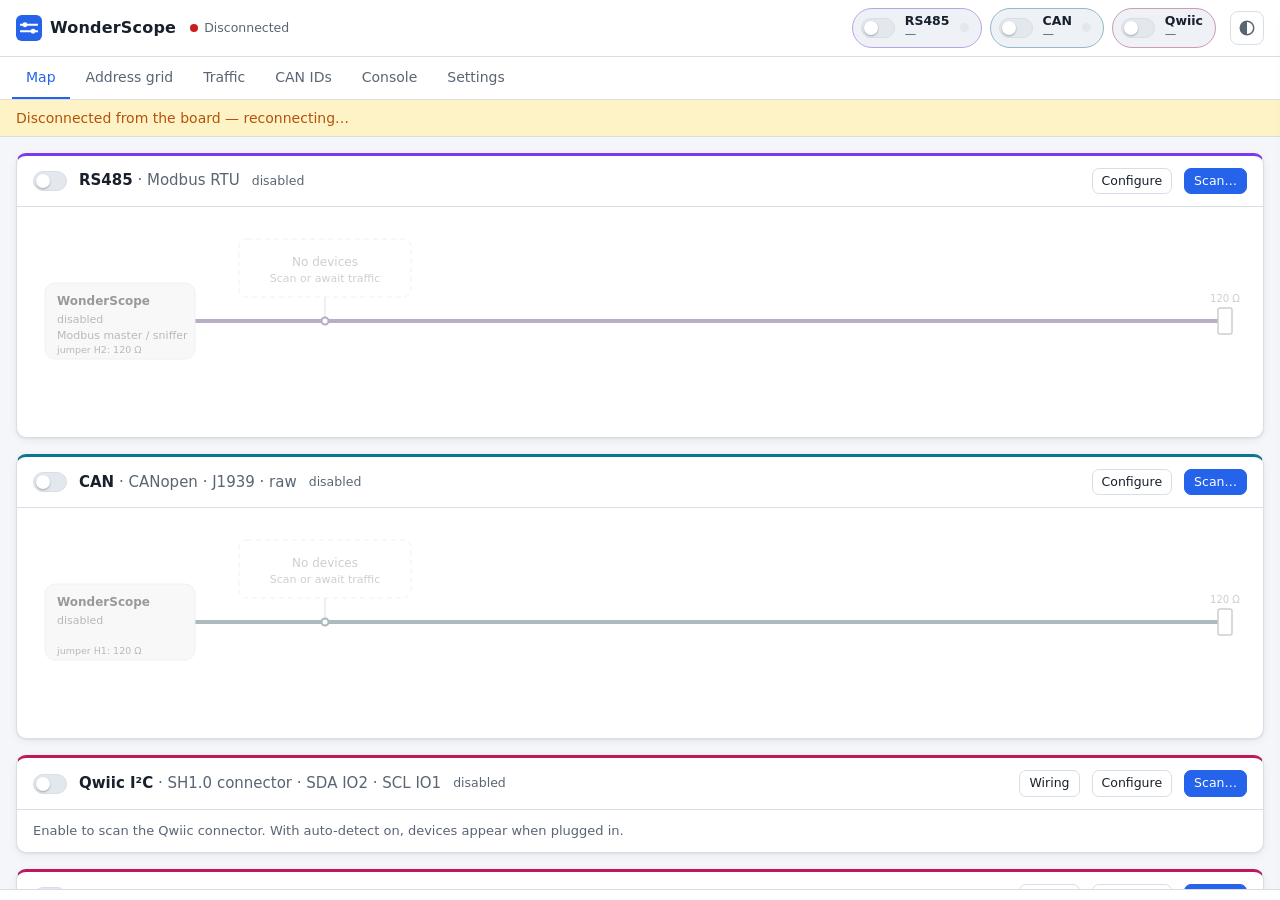
<file: web/index.html>
<!doctype html>
<html lang="en">
<head>
<meta charset="utf-8">
<meta name="viewport" content="width=device-width, initial-scale=1">
<meta name="color-scheme" content="light dark">
<title>WonderScope</title>
<link rel="icon" href="data:image/svg+xml,%3Csvg xmlns='http://www.w3.org/2000/svg' viewBox='0 0 32 32'%3E%3Crect width='32' height='32' rx='7' fill='%232563eb'/%3E%3Cpath d='M5 12h22M5 20h22' stroke='white' stroke-width='2.5'/%3E%3Ccircle cx='11' cy='12' r='3' fill='white'/%3E%3Ccircle cx='21' cy='20' r='3' fill='white'/%3E%3C/svg%3E">
<link rel="stylesheet" href="style.css">
<script>
  // Apply the saved theme before first paint to avoid a flash.
  try { var t = localStorage.getItem('bs.theme'); if (t === 'light' || t === 'dark') document.documentElement.dataset.theme = t; } catch (e) {}
</script>
</head>
<body>
<header class="topbar">
  <div class="brand">
    <svg viewBox="0 0 32 32" aria-hidden="true"><rect width="32" height="32" rx="7" class="brand-bg"/><path d="M5 12h22M5 20h22" stroke="#fff" stroke-width="2.5"/><circle cx="11" cy="12" r="3" fill="#fff"/><circle cx="21" cy="20" r="3" fill="#fff"/></svg>
    <span>WonderScope</span>
  </div>
  <div class="conn" id="conn" title="Connection to the board"><span class="dot"></span><span id="connText">Connecting…</span></div>
  <div class="bus-pills">
    <div class="pill" data-bus="rs485" id="pill-rs485">
      <label class="switch" title="Enable / disable RS485"><input type="checkbox" aria-label="Enable RS485" data-act="toggle-bus" data-bus="rs485"><span></span></label>
      <div class="pill-text"><b>RS485</b><small id="pill-rs485-sub">—</small></div>
      <span class="led" id="led-rs485"></span>
    </div>
    <div class="pill" data-bus="can" id="pill-can">
      <label class="switch" title="Enable / disable CAN"><input type="checkbox" aria-label="Enable CAN" data-act="toggle-bus" data-bus="can"><span></span></label>
      <div class="pill-text"><b>CAN</b><small id="pill-can-sub">—</small></div>
      <span class="led" id="led-can"></span>
    </div>
    <div class="pill" data-bus="qwiic" id="pill-qwiic">
      <label class="switch" title="Enable / disable Qwiic I²C"><input type="checkbox" aria-label="Enable Qwiic I²C" data-act="toggle-bus" data-bus="qwiic"><span></span></label>
      <div class="pill-text"><b>Qwiic</b><small id="pill-qwiic-sub">—</small></div>
    </div>
  </div>
  <button class="icon-btn" id="themeBtn" title="Theme: auto" aria-label="Toggle theme">
    <svg viewBox="0 0 24 24" aria-hidden="true"><path d="M12 3a9 9 0 1 0 0 18V3z" fill="currentColor"/><circle cx="12" cy="12" r="9" fill="none" stroke="currentColor" stroke-width="2"/></svg>
  </button>
</header>

<nav class="tabs" role="tablist">
  <button role="tab" data-view="map" class="active">Map</button>
  <button role="tab" data-view="grid">Address grid</button>
  <button role="tab" data-view="traffic">Traffic</button>
  <button role="tab" data-view="ids">CAN IDs</button>
  <button role="tab" data-view="console">Console</button>
  <button role="tab" data-view="settings">Settings</button>
</nav>

<div class="banner" id="offline" hidden>Disconnected from the board — reconnecting…</div>

<main id="main">
  <section class="view active" id="view-map"></section>
  <section class="view" id="view-grid"></section>
  <section class="view" id="view-traffic"></section>
  <section class="view" id="view-ids"></section>
  <section class="view" id="view-console"></section>
  <section class="view" id="view-settings"></section>
</main>

<aside class="drawer" id="drawer" aria-hidden="true">
  <div class="drawer-inner" id="drawerInner"></div>
</aside>
<div class="scrim" id="scrim"></div>

<footer class="statusbar" id="statusbar"></footer>

<div class="toasts" id="toasts" aria-live="polite"></div>
<dialog id="modal"><form method="dialog" id="modalForm"></form></dialog>

<script src="app.js"></script>
</body>
</html>
</file>
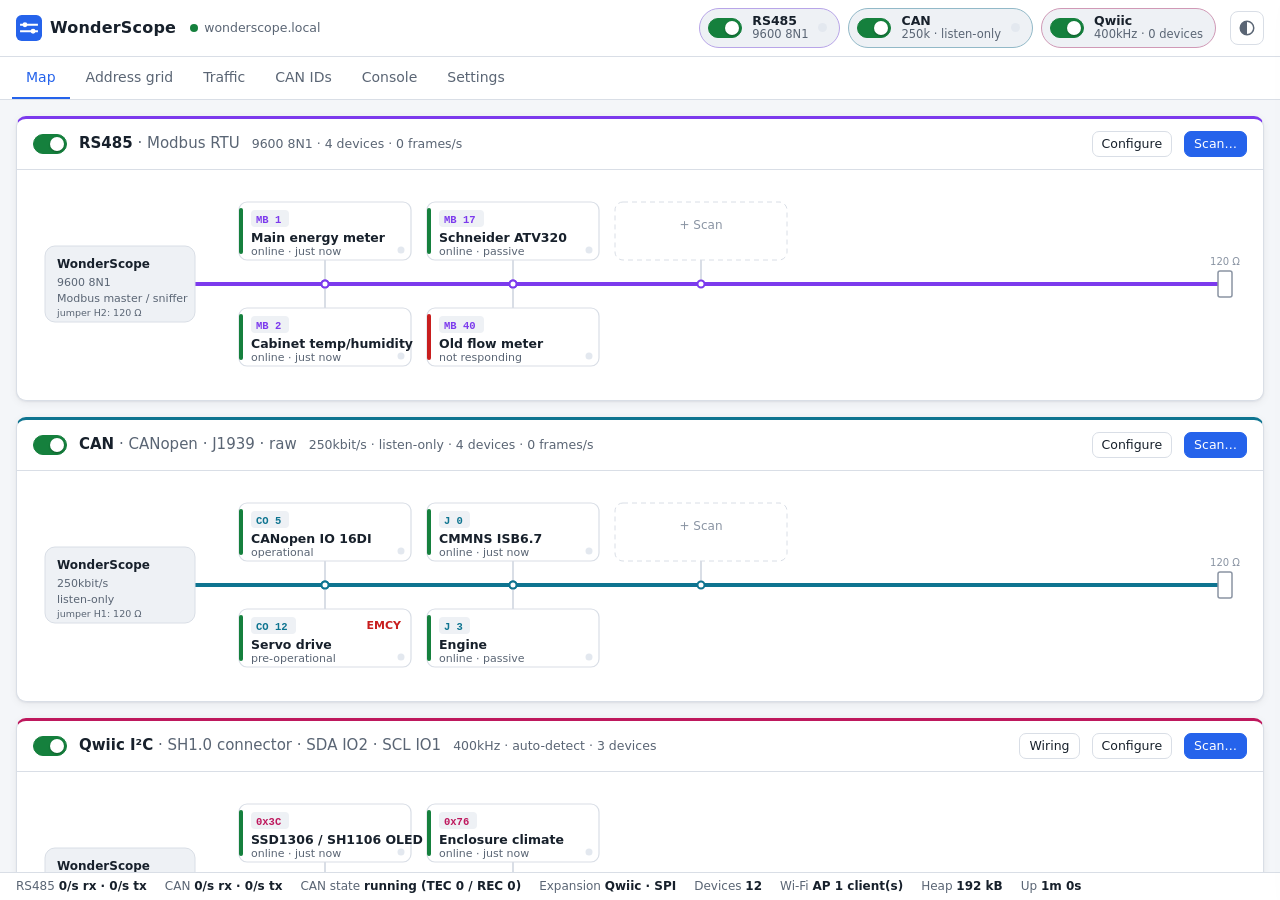
<file: tools/mock/index.html>
<!doctype html>
<!-- Dashboard with a simulated backend: serve the project root and open /tools/mock/
     Query parameters (for screenshots):
       view=map|grid|traffic|ids|console|settings  theme=light|dark
       open=<device key>  tab=<panel tab label>  cmds=<console commands, ';'-separated>
       scroll=<bus card id>  chart=<ms delay before opening the first trend graph> -->
<html lang="en">
<head>
<meta charset="utf-8">
<meta name="viewport" content="width=device-width, initial-scale=1">
<meta name="color-scheme" content="light dark">
<title>WonderScope (mock)</title>
<link rel="stylesheet" href="../../web/style.css">
<script src="mock.js"></script>
</head>
<body>
<script>
  const q = new URLSearchParams(location.search);
  try {
    if (q.get('view')) localStorage.setItem('bs.view', JSON.stringify(q.get('view')));
    if (q.get('theme')) localStorage.setItem('bs.theme', q.get('theme'));
  } catch (e) {}
  const sleep = ms => new Promise(r => setTimeout(r, ms));
  async function script() {
    await sleep(1200);
    const key = q.get('open');
    if (key) {
      const find = () => [...document.querySelectorAll('g.node')].find(g => (g.querySelector('title') || {}).textContent?.startsWith(key + '\n'));
      let node;
      for (let i = 0; i < 40 && !(node = find()); i++) {
        window.dispatchEvent(new Event('resize'));  // forces a synchronous map layout
        await sleep(250);
      }
      if (node) node.dispatchEvent(new MouseEvent('click', { bubbles: true }));
      await sleep(400);
      const tab = q.get('tab');
      if (tab) { const b = [...document.querySelectorAll('.dtabs button')].find(b => b.textContent === tab); if (b) b.click(); }
    }
    const scroll = q.get('scroll');
    if (scroll) { await sleep(300); const el = document.getElementById('buscard-' + scroll); if (el) el.scrollIntoView(); }
    if (q.get('chart')) {
      await sleep(+q.get('chart'));
      const b = document.querySelector('#dValues .spark-btn, #dWatchValues .spark-btn');
      if (b) b.click();
    }
    const cmds = q.get('cmds');
    if (cmds) {
      const inp = document.querySelector('.term-input input');
      for (const c of cmds.split(';')) {
        inp.value = c; inp.dispatchEvent(new KeyboardEvent('keydown', { key: 'Enter', bubbles: true }));
        await sleep(300);
      }
    }
  }
  // Pull in the real dashboard markup so the mock always matches the firmware's page.
  fetch('../../web/index.html').then(r => r.text()).then(html => {
    const doc = new DOMParser().parseFromString(html, 'text/html');
    doc.querySelectorAll('script').forEach(s => s.remove());
    document.body.innerHTML = doc.body.innerHTML;
    try { const t = localStorage.getItem('bs.theme'); if (t === 'light' || t === 'dark') document.documentElement.dataset.theme = t; } catch (e) {}
    document.querySelector('link[rel=stylesheet]').href = '../../web/style.css?' + Date.now();
    const s = document.createElement('script'); s.src = '../../web/app.js?' + Date.now();
    s.onload = script;
    document.body.append(s);
  });
</script>
</body>
</html>
</file>
<file: web/style.css>
/* WonderScope dashboard. Light/dark follows the OS; data-theme on <html> overrides. */

:root {
  --bg: #f4f6f9;
  --surface: #ffffff;
  --surface-2: #eef1f5;
  --surface-3: #e3e8ef;
  --border: #d9dee6;
  --text: #17202b;
  --text-2: #5a6574;
  --text-3: #8a94a3;
  --accent: #2563eb;
  --accent-soft: #dbe6ff;
  --on-accent: #ffffff;
  --ok: #15803d;
  --ok-soft: #dcfce7;
  --warn: #b45309;
  --warn-soft: #fef3c7;
  --err: #c81e1e;
  --err-soft: #fee2e2;
  --idle: #9aa3ae;
  --rs485: #7c3aed;
  --rs485-soft: #ede9fe;
  --can: #0e7490;
  --can-soft: #cffafe;
  --i2c: #be185d;
  --i2c-soft: #fce7f3;
  --spi: #4d7c0f;
  --spi-soft: #ecfccb;
  --shadow: 0 1px 2px rgba(16, 24, 40, .06), 0 2px 8px rgba(16, 24, 40, .06);
  --shadow-lg: 0 8px 32px rgba(16, 24, 40, .18);
  --mono: ui-monospace, "Cascadia Mono", "SF Mono", Menlo, Consolas, "Liberation Mono", monospace;
  --sans: system-ui, -apple-system, "Segoe UI", Roboto, "Helvetica Neue", Arial, sans-serif;
  --radius: 10px;
  --term-bg: #0f141a;
  --term-text: #d6dde6;
  color-scheme: light;
}

@media (prefers-color-scheme: dark) {
  :root:not([data-theme="light"]) {
    --bg: #0d1117;
    --surface: #161b22;
    --surface-2: #1c222b;
    --surface-3: #252c37;
    --border: #2b333f;
    --text: #e6eaf0;
    --text-2: #9ba6b4;
    --text-3: #6c7684;
    --accent: #5b9bff;
    --accent-soft: #1b2b48;
    --on-accent: #0b1220;
    --ok: #3fb950;
    --ok-soft: #12301b;
    --warn: #e3a008;
    --warn-soft: #33270b;
    --err: #f85149;
    --err-soft: #3a1416;
    --idle: #5d6774;
    --rs485: #a78bfa;
    --rs485-soft: #2a2145;
    --can: #22d3ee;
    --can-soft: #0e2f36;
    --i2c: #f472b6;
    --i2c-soft: #3a1529;
    --spi: #a3e635;
    --spi-soft: #22300c;
    --shadow: 0 1px 2px rgba(0, 0, 0, .4);
    --shadow-lg: 0 8px 32px rgba(0, 0, 0, .55);
    --term-bg: #0a0d12;
    color-scheme: dark;
  }
}

:root[data-theme="dark"] {
  --bg: #0d1117;
  --surface: #161b22;
  --surface-2: #1c222b;
  --surface-3: #252c37;
  --border: #2b333f;
  --text: #e6eaf0;
  --text-2: #9ba6b4;
  --text-3: #6c7684;
  --accent: #5b9bff;
  --accent-soft: #1b2b48;
  --on-accent: #0b1220;
  --ok: #3fb950;
  --ok-soft: #12301b;
  --warn: #e3a008;
  --warn-soft: #33270b;
  --err: #f85149;
  --err-soft: #3a1416;
  --idle: #5d6774;
  --rs485: #a78bfa;
  --rs485-soft: #2a2145;
  --can: #22d3ee;
  --can-soft: #0e2f36;
  --i2c: #f472b6;
  --i2c-soft: #3a1529;
  --spi: #a3e635;
  --spi-soft: #22300c;
  --shadow: 0 1px 2px rgba(0, 0, 0, .4);
  --shadow-lg: 0 8px 32px rgba(0, 0, 0, .55);
  --term-bg: #0a0d12;
  color-scheme: dark;
}

* { box-sizing: border-box; }
html, body { height: 100%; }
body {
  margin: 0;
  background: var(--bg);
  color: var(--text);
  font: 14px/1.45 var(--sans);
  display: flex;
  flex-direction: column;
  -webkit-text-size-adjust: 100%;
}
button, input, select, textarea { font: inherit; color: inherit; }
code, .mono { font-family: var(--mono); font-size: 12.5px; }
a { color: var(--accent); }
[hidden] { display: none !important; }

/* ---------------------------------------------------------------- top bar */
.topbar {
  display: flex; align-items: center; gap: 14px;
  padding: 8px 16px;
  background: var(--surface);
  border-bottom: 1px solid var(--border);
  flex-wrap: wrap;
}
.brand { display: flex; align-items: center; gap: 8px; font-weight: 700; font-size: 16px; letter-spacing: .2px; }
.brand svg { width: 26px; height: 26px; }
.brand-bg { fill: var(--accent); }
.conn { display: flex; align-items: center; gap: 6px; color: var(--text-2); font-size: 12.5px; }
.conn .dot { width: 8px; height: 8px; border-radius: 50%; background: var(--idle); }
.conn.ok .dot { background: var(--ok); }
.conn.bad .dot { background: var(--err); }
.bus-pills { display: flex; gap: 8px; margin-left: auto; flex-wrap: wrap; }
.pill {
  display: flex; align-items: center; gap: 10px;
  padding: 5px 12px 5px 8px;
  border: 1px solid var(--border); border-radius: 999px;
  background: var(--surface-2);
}
.pill[data-bus="rs485"] { border-color: color-mix(in srgb, var(--rs485) 35%, var(--border)); }
.pill[data-bus="can"] { border-color: color-mix(in srgb, var(--can) 35%, var(--border)); }
.pill-text { display: flex; flex-direction: column; line-height: 1.15; }
.pill-text b { font-size: 12.5px; }
.pill-text small { color: var(--text-2); font-size: 11.5px; white-space: nowrap; }
.led { width: 9px; height: 9px; border-radius: 50%; background: var(--surface-3); transition: background .25s, box-shadow .25s; }
.led.rx { background: var(--ok); box-shadow: 0 0 6px var(--ok); }
.led.err { background: var(--err); box-shadow: 0 0 6px var(--err); }
.icon-btn {
  width: 34px; height: 34px; border-radius: 8px; display: grid; place-items: center;
  border: 1px solid var(--border); background: var(--surface); cursor: pointer; color: var(--text-2);
}
.icon-btn:hover { color: var(--text); background: var(--surface-2); }
.icon-btn svg { width: 18px; height: 18px; }

/* switch */
.switch { position: relative; display: inline-block; width: 34px; height: 20px; flex: none; }
.switch input { opacity: 0; width: 0; height: 0; position: absolute; }
.switch span { position: absolute; inset: 0; background: var(--surface-3); border-radius: 999px; cursor: pointer; transition: background .2s; border: 1px solid var(--border); }
.switch span::before { content: ""; position: absolute; width: 14px; height: 14px; left: 2px; top: 2px; background: #fff; border-radius: 50%; transition: transform .2s; box-shadow: 0 1px 2px rgba(0,0,0,.3); }
.switch input:checked + span { background: var(--ok); border-color: var(--ok); }
.switch input:checked + span::before { transform: translateX(14px); }
.switch input:focus-visible + span { outline: 2px solid var(--accent); outline-offset: 2px; }

/* ---------------------------------------------------------------- tabs */
.tabs {
  display: flex; gap: 2px; padding: 0 12px;
  background: var(--surface); border-bottom: 1px solid var(--border);
  overflow-x: auto; scrollbar-width: none;
}
.tabs button {
  border: 0; background: none; padding: 10px 14px; cursor: pointer; color: var(--text-2);
  border-bottom: 2px solid transparent; white-space: nowrap; font-weight: 500;
}
.tabs button:hover { color: var(--text); }
.tabs button.active { color: var(--accent); border-bottom-color: var(--accent); }

.banner { background: var(--warn-soft); color: var(--warn); padding: 8px 16px; font-weight: 500; border-bottom: 1px solid var(--border); }

main { flex: 1; overflow: auto; position: relative; }
.view { display: none; padding: 16px; max-width: 1500px; margin: 0 auto; }
.view.active { display: block; }
#view-console.active { display: flex; flex-direction: column; height: 100%; }

/* ---------------------------------------------------------------- generic */
.card {
  background: var(--surface); border: 1px solid var(--border); border-radius: var(--radius);
  box-shadow: var(--shadow); margin-bottom: 16px;
}
.card-head { display: flex; align-items: center; gap: 12px; padding: 12px 16px; border-bottom: 1px solid var(--border); flex-wrap: wrap; }
.card-head h2, .card-head h3 { margin: 0; font-size: 15px; }
.card-body { padding: 14px 16px; }
.muted { color: var(--text-2); }
.faint { color: var(--text-3); }
.spacer { flex: 1; }
.row { display: flex; gap: 8px; align-items: center; flex-wrap: wrap; }
.stack { display: flex; flex-direction: column; gap: 8px; }

.btn {
  display: inline-flex; align-items: center; gap: 6px;
  padding: 6px 12px; border-radius: 8px; border: 1px solid var(--border);
  background: var(--surface); cursor: pointer; font-weight: 500; white-space: nowrap;
}
.btn:hover { background: var(--surface-2); }
.btn:disabled { opacity: .5; cursor: default; }
.btn.primary { background: var(--accent); border-color: var(--accent); color: var(--on-accent); }
.btn.primary:hover { filter: brightness(1.08); }
.btn.danger { color: var(--err); border-color: color-mix(in srgb, var(--err) 40%, var(--border)); }
.btn.danger:hover { background: var(--err-soft); }
.btn.small { padding: 3px 9px; font-size: 12.5px; border-radius: 7px; }
.btn.ghost { border-color: transparent; background: none; }
.btn.ghost:hover { background: var(--surface-2); }
.btn svg { width: 15px; height: 15px; }

input[type=text], input[type=number], input[type=password], input:not([type]), select, textarea {
  background: var(--surface); border: 1px solid var(--border); border-radius: 7px;
  padding: 6px 9px; min-width: 0;
}
input:focus, select:focus, textarea:focus { outline: 2px solid color-mix(in srgb, var(--accent) 55%, transparent); outline-offset: -1px; border-color: var(--accent); }
input[type=number] { width: 90px; }
input.w-sm { width: 70px; }
input.w-md { width: 130px; }
textarea { width: 100%; resize: vertical; min-height: 60px; }
label.field { display: flex; flex-direction: column; gap: 4px; font-size: 12.5px; color: var(--text-2); }
label.field > span { font-weight: 500; }
label.check { display: inline-flex; align-items: center; gap: 6px; cursor: pointer; }
.form-grid { display: grid; grid-template-columns: repeat(auto-fill, minmax(160px, 1fr)); gap: 12px; }
.hint { font-size: 12.5px; color: var(--text-2); margin: 6px 0 0; }
.warnbox { background: var(--warn-soft); color: var(--warn); padding: 8px 12px; border-radius: 8px; font-size: 13px; }
.errbox { background: var(--err-soft); color: var(--err); padding: 8px 12px; border-radius: 8px; font-size: 13px; }
.infobox { background: var(--accent-soft); color: var(--text); padding: 8px 12px; border-radius: 8px; font-size: 13px; }

.chip {
  display: inline-flex; align-items: center; gap: 5px; padding: 1px 8px; border-radius: 999px;
  font-size: 11.5px; font-weight: 600; background: var(--surface-2); color: var(--text-2); white-space: nowrap;
}
.chip::before { content: ""; width: 6px; height: 6px; border-radius: 50%; background: currentColor; }
.chip.ok { background: var(--ok-soft); color: var(--ok); }
.chip.warn { background: var(--warn-soft); color: var(--warn); }
.chip.err { background: var(--err-soft); color: var(--err); }
.chip.plain::before { display: none; }
.badge {
  display: inline-block; font: 600 11px/1 var(--mono); padding: 3px 6px; border-radius: 5px;
  background: var(--surface-2); color: var(--text-2);
}
.badge.rs485 { background: var(--rs485-soft); color: var(--rs485); }
.badge.can { background: var(--can-soft); color: var(--can); }
.badge.qwiic, .badge.i2c { background: var(--i2c-soft); color: var(--i2c); }
.badge.spi { background: var(--spi-soft); color: var(--spi); }
.pill[data-bus="qwiic"] { border-color: color-mix(in srgb, var(--i2c) 35%, var(--border)); }

table.tbl { width: 100%; border-collapse: collapse; font-size: 13px; }
.tbl th { text-align: left; font-weight: 600; color: var(--text-2); font-size: 12px; padding: 6px 8px; border-bottom: 1px solid var(--border); position: sticky; top: 0; background: var(--surface); z-index: 1; white-space: nowrap; }
.tbl td { padding: 5px 8px; border-bottom: 1px solid var(--surface-2); vertical-align: top; }
.tbl tr:hover td { background: var(--surface-2); }
.tbl .mono { white-space: nowrap; }
.tbl th.sortable { cursor: pointer; user-select: none; }
.tbl th.sorted::after { content: " ▾"; }
.tbl th.sorted.asc::after { content: " ▴"; }
.table-wrap { overflow: auto; max-height: 70vh; }
.kv { display: grid; grid-template-columns: max-content 1fr; gap: 4px 14px; font-size: 13px; }
.kv dt { color: var(--text-2); }
.kv dd { margin: 0; word-break: break-word; }

/* ---------------------------------------------------------------- map */
.bus-card .card-head .meta { color: var(--text-2); font-size: 12.5px; }
.bus-card[data-bus="rs485"] { border-top: 3px solid var(--rs485); }
.bus-card[data-bus="can"] { border-top: 3px solid var(--can); }
.bus-card[data-bus="qwiic"], .bus-card[data-bus="i2c"] { border-top: 3px solid var(--i2c); }
.bus-card[data-bus="spi"] { border-top: 3px solid var(--spi); }
.bus-card[data-bus="qwiic"] .trunk, .bus-card[data-bus="i2c"] .trunk { stroke: var(--i2c); }
.bus-card[data-bus="spi"] .trunk { stroke: var(--spi); }
.bus-card[data-bus="qwiic"] .node .tag, .bus-card[data-bus="i2c"] .node .tag { fill: var(--i2c); }
.bus-card[data-bus="spi"] .node .tag { fill: var(--spi); }
.xbus-hint { padding: 12px 16px; color: var(--text-2); font-size: 13px; }
.bus-card.off .topo { opacity: .45; filter: grayscale(.7); }
.topo-wrap { padding: 8px 8px 12px; overflow-x: auto; }
.topo { display: block; }
.topo .trunk { stroke-width: 4; fill: none; stroke-linecap: round; }
.bus-card[data-bus="rs485"] .trunk { stroke: var(--rs485); }
.bus-card[data-bus="can"] .trunk { stroke: var(--can); }
.topo .drop { stroke-width: 2; stroke: var(--border); }
.topo .gw rect { fill: var(--surface-2); stroke: var(--border); }
.topo .gw text { fill: var(--text); font-size: 12px; font-weight: 600; }
.topo .gw .sub { fill: var(--text-2); font-weight: 400; font-size: 11px; }
.topo .term { stroke: var(--text-3); fill: var(--surface); stroke-width: 1.5; }
.topo .term-label { fill: var(--text-3); font-size: 10px; }
.topo .node { cursor: pointer; }
.topo .node rect.box { fill: var(--surface); stroke: var(--border); stroke-width: 1.2; transition: stroke .2s; }
.topo .node:hover rect.box, .topo .node:focus rect.box { stroke: var(--accent); stroke-width: 2; }
.topo .node.selected rect.box { stroke: var(--accent); stroke-width: 2.5; }
.topo .node .strip { fill: var(--idle); }
.topo .node.ok .strip { fill: var(--ok); }
.topo .node.stale .strip { fill: var(--warn); }
.topo .node.err .strip { fill: var(--err); }
.topo .node .t1 { fill: var(--text); font-size: 12.5px; font-weight: 600; }
.topo .node .t2 { fill: var(--text-2); font-size: 11px; }
.topo .node .tag { font: 600 10.5px var(--mono); }
.topo .node .tagbg { fill: var(--surface-2); }
.bus-card[data-bus="rs485"] .node .tag { fill: var(--rs485); }
.bus-card[data-bus="can"] .node .tag { fill: var(--can); }
.topo .node .act { fill: var(--surface-3); }
.topo .node .act.on { animation: act .5s ease-out; }
@keyframes act { 0% { fill: var(--ok); } 100% { fill: var(--surface-3); } }
.topo .ghost rect { fill: none; stroke: var(--border); stroke-dasharray: 5 4; }
.topo .ghost text { fill: var(--text-3); font-size: 12px; }
.topo .ghost { cursor: pointer; }
.topo .ghost:hover rect { stroke: var(--accent); }

.scanbar { display: flex; align-items: center; gap: 12px; padding: 8px 16px; background: var(--accent-soft); border-bottom: 1px solid var(--border); font-size: 13px; }
.progress { flex: 1; height: 6px; background: var(--surface-3); border-radius: 99px; overflow: hidden; min-width: 80px; }
.progress > div { height: 100%; background: var(--accent); width: 0; transition: width .2s; }

.legend { display: flex; gap: 14px; flex-wrap: wrap; font-size: 12px; color: var(--text-2); align-items: center; }
.legend i { display: inline-block; width: 10px; height: 10px; border-radius: 3px; margin-right: 5px; vertical-align: -1px; }

/* ---------------------------------------------------------------- grid */
.addr-grid { display: grid; grid-template-columns: repeat(16, minmax(34px, 58px)); gap: 4px; }
.cell {
  aspect-ratio: 1.25; min-height: 30px; border-radius: 6px; border: 1px solid var(--border);
  background: var(--surface); font: 500 11.5px var(--mono); color: var(--text-3);
  display: grid; place-items: center; cursor: pointer; padding: 0; position: relative;
}
.cell:hover { border-color: var(--accent); color: var(--text); }
.cell.found { background: var(--ok-soft); color: var(--ok); border-color: color-mix(in srgb, var(--ok) 45%, var(--border)); font-weight: 700; }
.cell.found.stale { background: var(--warn-soft); color: var(--warn); border-color: color-mix(in srgb, var(--warn) 45%, var(--border)); }
.cell.found.err { background: var(--err-soft); color: var(--err); border-color: color-mix(in srgb, var(--err) 45%, var(--border)); }
.cell.found.offline { background: var(--surface-2); color: var(--text-2); border-style: dashed; }
.cell.scanning { outline: 2px solid var(--accent); outline-offset: 1px; }
.cell.scanned:not(.found) { background: var(--surface-2); }
.cell.selected { box-shadow: 0 0 0 2px var(--accent); }
.cell .lbl { position: absolute; bottom: 1px; left: 0; right: 0; font-size: 8.5px; overflow: hidden; white-space: nowrap; text-overflow: ellipsis; font-weight: 400; padding: 0 2px; }
.seg { display: inline-flex; border: 1px solid var(--border); border-radius: 8px; overflow: hidden; }
.seg button { border: 0; background: var(--surface); padding: 5px 12px; cursor: pointer; color: var(--text-2); }
.seg button + button { border-left: 1px solid var(--border); }
.seg button.on { background: var(--accent-soft); color: var(--accent); font-weight: 600; }

/* ---------------------------------------------------------------- traffic */
.toolbar { display: flex; gap: 8px; align-items: center; flex-wrap: wrap; margin-bottom: 10px; }
.traffic-table td.data { font-family: var(--mono); font-size: 12px; word-break: break-all; }
.traffic-table td.dec { font-size: 12px; color: var(--text-2); }
.traffic-table tr.tx td { background: color-mix(in srgb, var(--accent-soft) 45%, transparent); }
.traffic-table tr.bad td.data { color: var(--err); }
.traffic-table .bus-rs485 { color: var(--rs485); font-weight: 600; }
.traffic-table .bus-can { color: var(--can); font-weight: 600; }
.traffic-table .bus-i2c { color: var(--i2c); font-weight: 600; }
.traffic-table .bus-spi { color: var(--spi); font-weight: 600; }
.ids-table .chg { background: var(--warn-soft); color: var(--warn); border-radius: 3px; }
.empty { padding: 32px; text-align: center; color: var(--text-2); }

/* ---------------------------------------------------------------- console */
.term {
  flex: 1; min-height: 300px; background: var(--term-bg); color: var(--term-text); border-radius: var(--radius);
  font: 13px/1.45 var(--mono); padding: 12px 14px; overflow: auto; white-space: pre-wrap; word-break: break-word;
  border: 1px solid var(--border);
}
.term .in { color: #7cc4ff; }
.term .err { color: #ff8b85; }
.term .note { color: #98a3b3; }
.term .tr { color: #b8e3b0; }
.term-input { display: flex; align-items: center; gap: 0; margin-top: 8px; background: var(--term-bg); border-radius: var(--radius); border: 1px solid var(--border); padding: 0 12px; }
.term-input span { font: 13px var(--mono); color: #7cc4ff; white-space: nowrap; }
.term-input input { flex: 1; background: transparent; border: 0; color: var(--term-text); font: 13px var(--mono); padding: 10px 8px; outline: none; }
.term-input input:focus { outline: none; }
.term-bar { display: flex; gap: 8px; align-items: center; margin-bottom: 8px; flex-wrap: wrap; }

/* ---------------------------------------------------------------- drawer */
.drawer {
  position: fixed; top: 0; right: 0; bottom: 0; width: min(560px, 100vw);
  background: var(--surface); border-left: 1px solid var(--border); box-shadow: var(--shadow-lg);
  transform: translateX(105%); transition: transform .22s ease; z-index: 30; display: flex; flex-direction: column;
}
.drawer.open { transform: none; }
.drawer-inner { flex: 1; overflow: auto; display: flex; flex-direction: column; }
.scrim { position: fixed; inset: 0; background: rgba(0,0,0,.25); z-index: 25; opacity: 0; pointer-events: none; transition: opacity .2s; }
.scrim.open { opacity: 1; pointer-events: auto; }
@media (min-width: 1100px) { .scrim.open { opacity: 0; pointer-events: none; } }
.dh { padding: 14px 16px 0; border-bottom: 1px solid var(--border); position: sticky; top: 0; background: var(--surface); z-index: 2; }
.dh-top { display: flex; gap: 10px; align-items: center; }
.dh-title { flex: 1; min-width: 0; }
.dh-title input { font-size: 16px; font-weight: 600; border: 1px solid transparent; background: none; width: 100%; padding: 3px 6px; margin-left: -6px; }
.dh-title input:hover { border-color: var(--border); }
.dh-sub { font-size: 12.5px; color: var(--text-2); margin: 2px 0 8px; }
.dtabs { display: flex; gap: 2px; margin-top: 6px; }
.dtabs button { border: 0; background: none; padding: 8px 12px; cursor: pointer; color: var(--text-2); border-bottom: 2px solid transparent; font-weight: 500; }
.dtabs button.active { color: var(--accent); border-bottom-color: var(--accent); }
.dbody { padding: 14px 16px 24px; }
.dsec { margin-bottom: 18px; }
.dsec h4 { margin: 0 0 8px; font-size: 13px; color: var(--text-2); text-transform: uppercase; letter-spacing: .5px; }
.val-big { font: 600 18px var(--mono); }
.spark { width: 90px; height: 24px; display: block; }
.spark path { fill: none; stroke: var(--accent); stroke-width: 1.5; }
.spark-btn { border: 1px solid transparent; background: none; padding: 2px; border-radius: 6px; cursor: pointer; }
.spark-btn:hover { border-color: var(--border); background: var(--surface-2); }
.spark-btn.on { border-color: var(--accent); background: var(--accent-soft); }
.big-chart { width: 100%; height: auto; display: block; }
.big-chart .ch-bg { fill: var(--surface-2); }
.big-chart .ch-grid { stroke: var(--border); stroke-width: 1; }
.big-chart .ch-lbl { fill: var(--text-2); font: 10.5px var(--mono); }
.big-chart .ch-line { fill: none; stroke: var(--accent); stroke-width: 2; stroke-linejoin: round; }
.big-chart .ch-dot { fill: var(--accent); }
.xsec { border: 1px solid var(--border); border-radius: 8px; padding: 10px 12px; display: flex; flex-direction: column; gap: 8px; }
.pin-diagram { width: 100%; max-width: 560px; height: auto; display: block; }
.pin-diagram .pd-title { fill: var(--text); font-size: 12.5px; font-weight: 600; }
.pin-diagram .pd-body { fill: var(--surface-2); stroke: var(--border); }
.pin-diagram .pd-pin { stroke: var(--border); fill: var(--surface-2); }
.pin-diagram .pd-lbl { fill: var(--text); font: 600 11.5px var(--mono); }
.pin-diagram .pd-name { fill: var(--text); font: 11.5px var(--mono); }
.pin-diagram .pd-fn { font-size: 11.5px; font-weight: 600; fill: var(--text-2); }
.pin-diagram .pd-dot { stroke-width: 2; fill: var(--surface); stroke: var(--text-3); }
.pin-diagram .pd-note { fill: var(--text-3); font-size: 11px; }
.pin-diagram .pd-pwr { fill: var(--err-soft); stroke: var(--err); }
.pin-diagram .pd-gnd { fill: var(--surface-3); stroke: var(--text-2); }
.pin-diagram .pd-i2c { fill: var(--i2c-soft); stroke: var(--i2c); }
.pin-diagram .pd-spi, .pin-diagram .pd-cs { fill: var(--spi-soft); stroke: var(--spi); }
.pin-diagram .pd-cs { stroke-dasharray: 3 2; }
.pin-diagram .pd-usb { fill: var(--surface); stroke: var(--text-3); stroke-dasharray: 2 2; }
.pin-diagram .pd-t-i2c { fill: var(--i2c); }
.pin-diagram .pd-t-spi, .pin-diagram .pd-t-cs { fill: var(--spi); }
.pin-diagram .pd-t-usb { fill: var(--text-3); }
.pin-diagram .pd-dim { opacity: .35; }
.edit-in { width: 90px; font-family: var(--mono); font-size: 12px; padding: 2px 6px; }
.nmt-row .btn { flex: 1; justify-content: center; }

/* ---------------------------------------------------------------- status bar */
.statusbar {
  display: flex; gap: 18px; padding: 5px 16px; font-size: 12px; color: var(--text-2);
  background: var(--surface); border-top: 1px solid var(--border); flex-wrap: wrap;
}
.statusbar b { color: var(--text); font-weight: 600; }
.statusbar .err b { color: var(--err); }

/* ---------------------------------------------------------------- toasts & modal */
.toasts { position: fixed; bottom: 40px; left: 50%; transform: translateX(-50%); display: flex; flex-direction: column; gap: 8px; z-index: 50; align-items: center; pointer-events: none; }
.toast { background: var(--text); color: var(--bg); padding: 9px 14px; border-radius: 8px; box-shadow: var(--shadow-lg); max-width: min(90vw, 560px); font-size: 13px; pointer-events: auto; animation: tin .2s ease; }
.toast.err { background: var(--err); color: #fff; }
.toast.ok { background: var(--ok); color: #fff; }
@keyframes tin { from { transform: translateY(8px); opacity: 0; } }
dialog { border: 1px solid var(--border); border-radius: 12px; padding: 0; background: var(--surface); color: var(--text); box-shadow: var(--shadow-lg); width: min(560px, calc(100vw - 32px)); }
dialog::backdrop { background: rgba(0,0,0,.35); }
.mh { padding: 14px 18px; border-bottom: 1px solid var(--border); font-weight: 600; font-size: 15px; }
.mb { padding: 16px 18px; display: flex; flex-direction: column; gap: 12px; }
.mf { padding: 12px 18px; border-top: 1px solid var(--border); display: flex; justify-content: flex-end; gap: 8px; }

/* ---------------------------------------------------------------- settings */
.settings-grid { display: grid; grid-template-columns: repeat(auto-fill, minmax(420px, 1fr)); gap: 16px; align-items: start; }
.settings-grid .card { margin: 0; }

@media (max-width: 700px) {
  .topbar { gap: 8px; padding: 8px 12px; }
  .bus-pills { margin-left: 0; width: 100%; }
  .pill { flex: 1; }
  .view { padding: 12px; }
  .settings-grid { grid-template-columns: 1fr; }
  .addr-grid { grid-template-columns: repeat(8, 1fr); }
  .statusbar { gap: 10px; }
  .hide-sm { display: none; }
}
</file>
